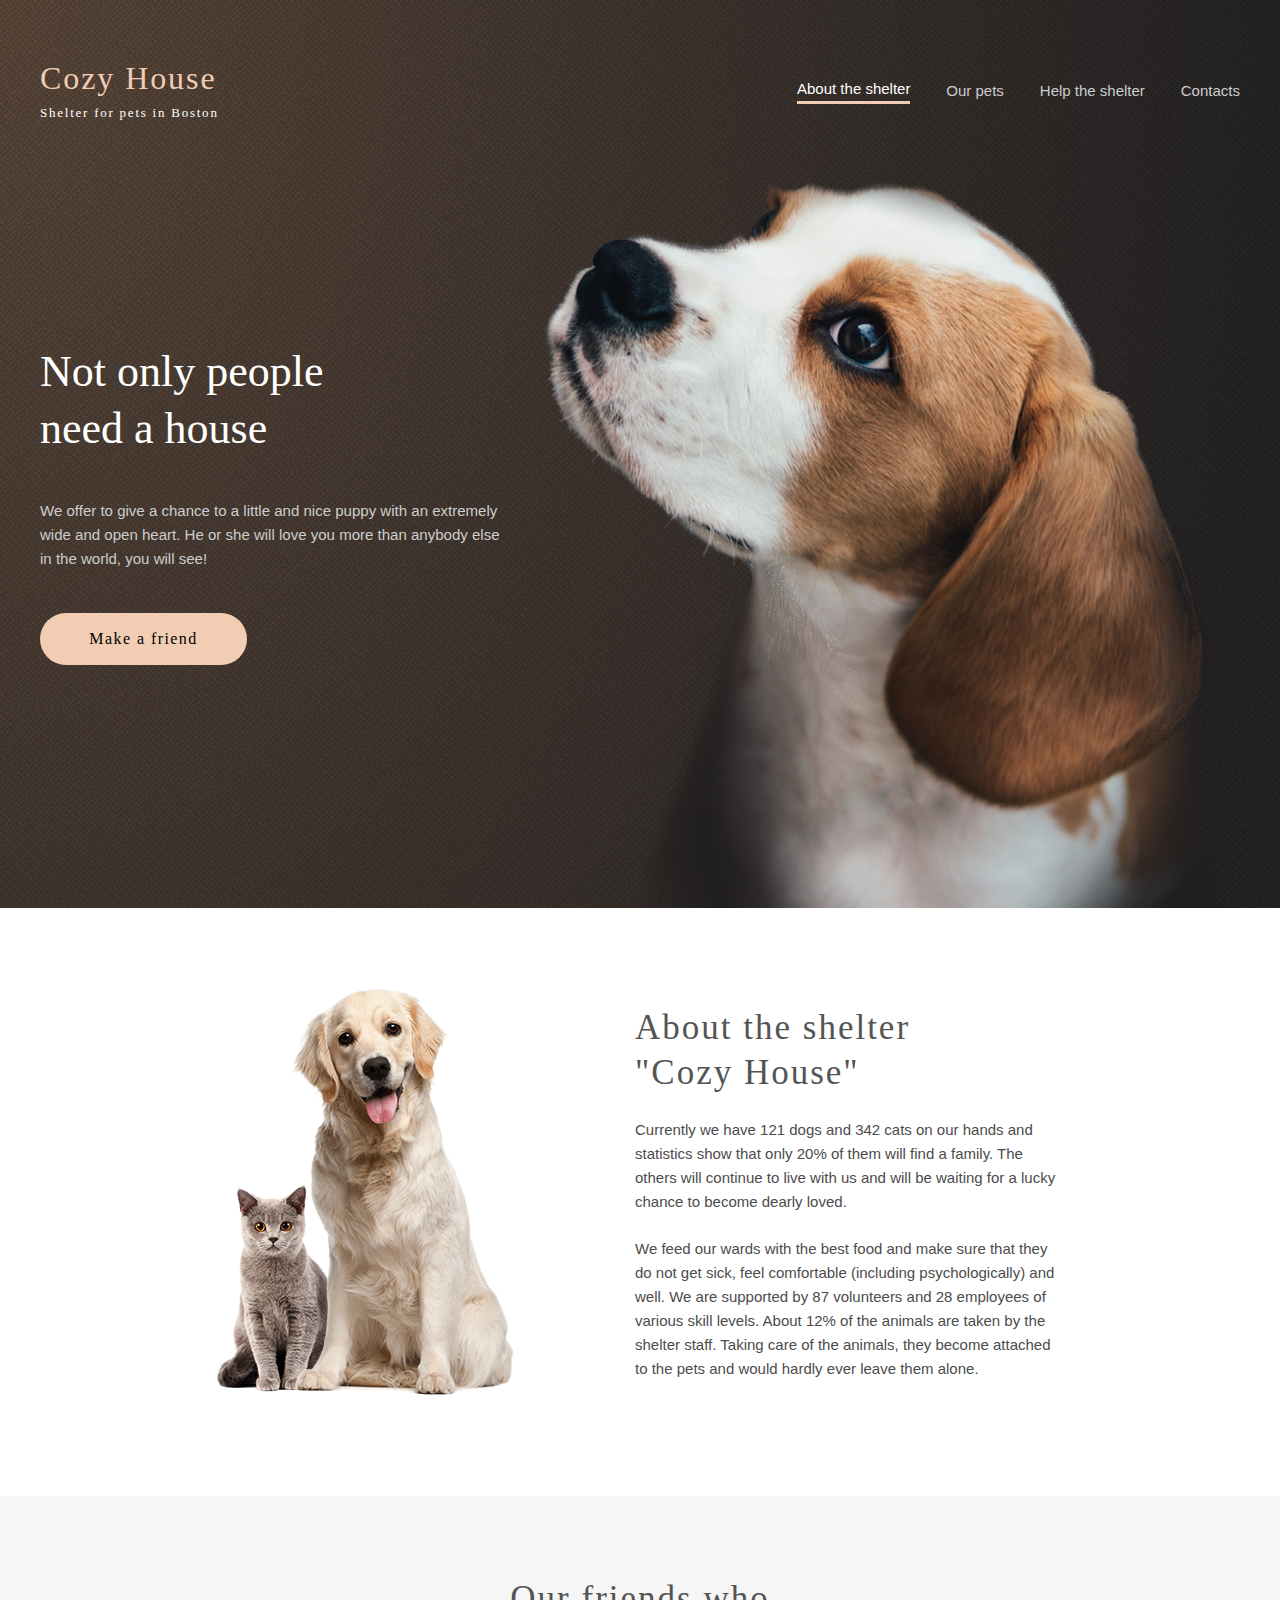
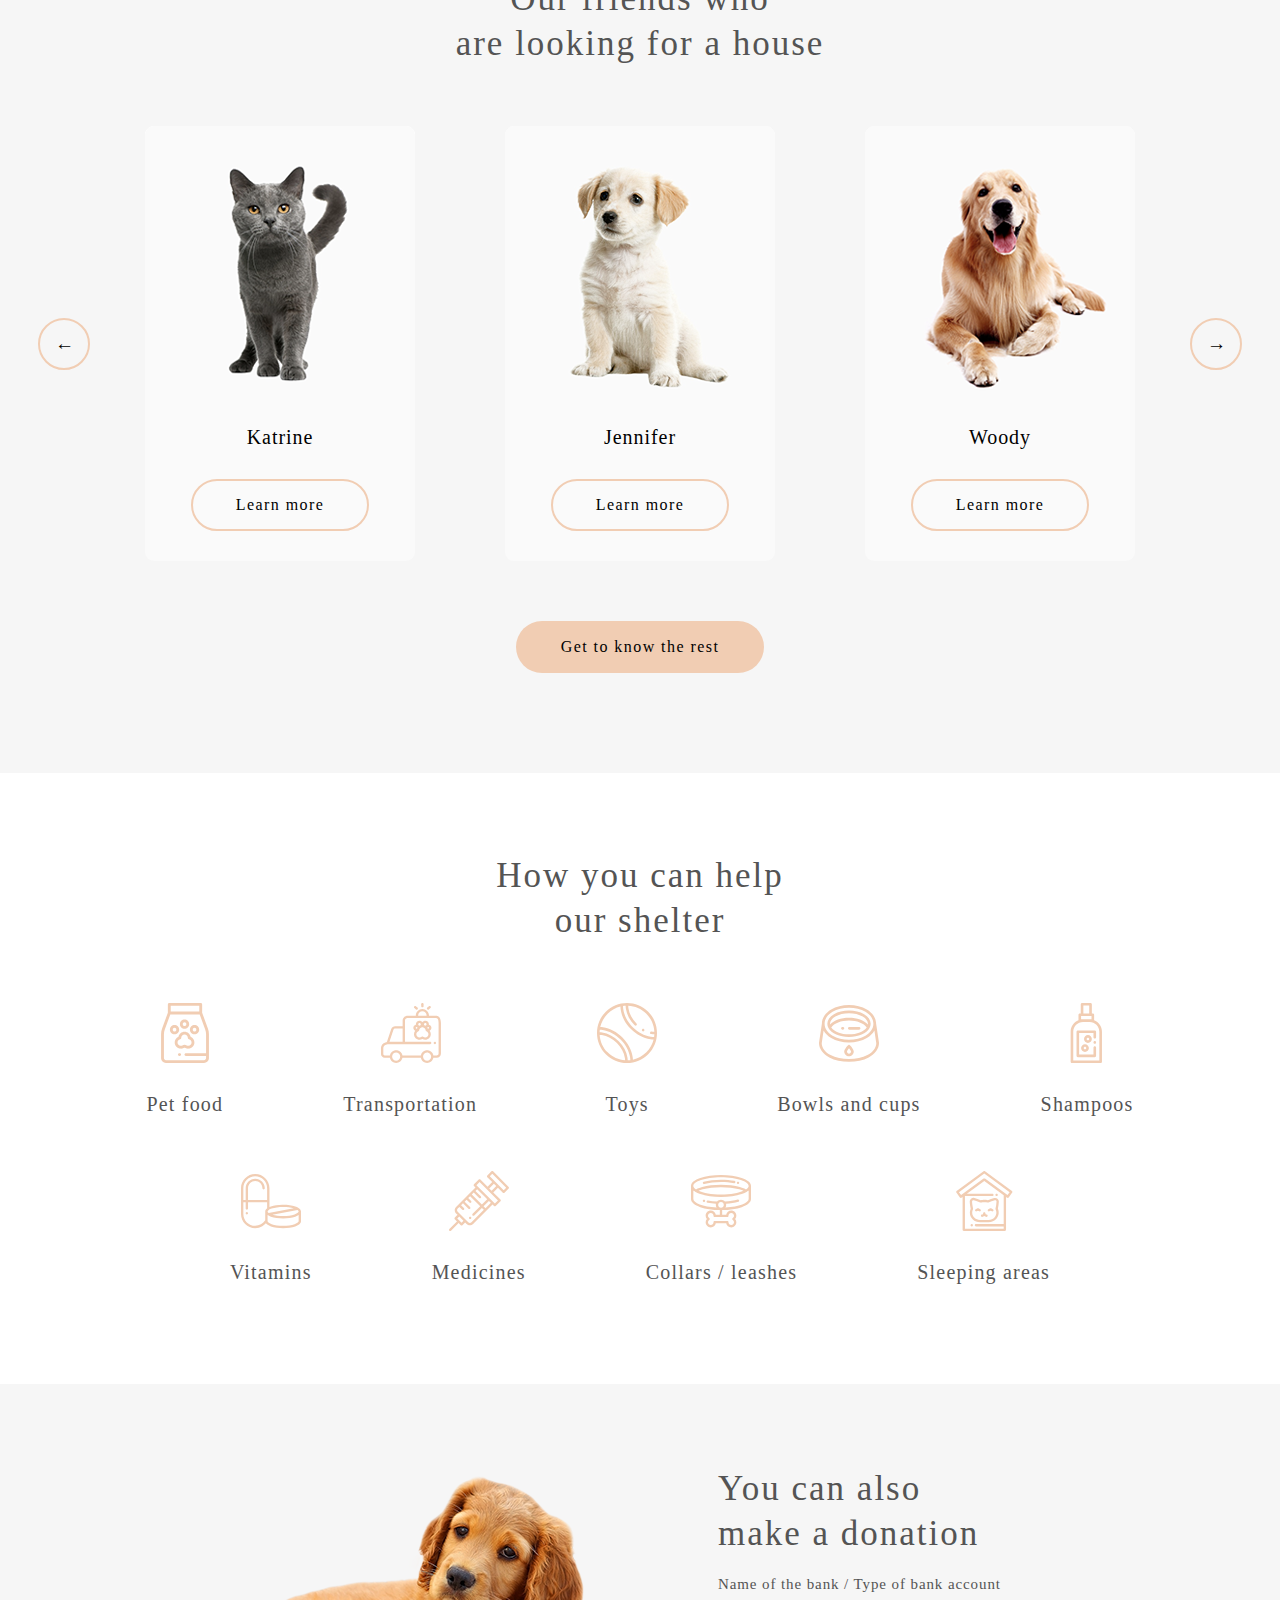
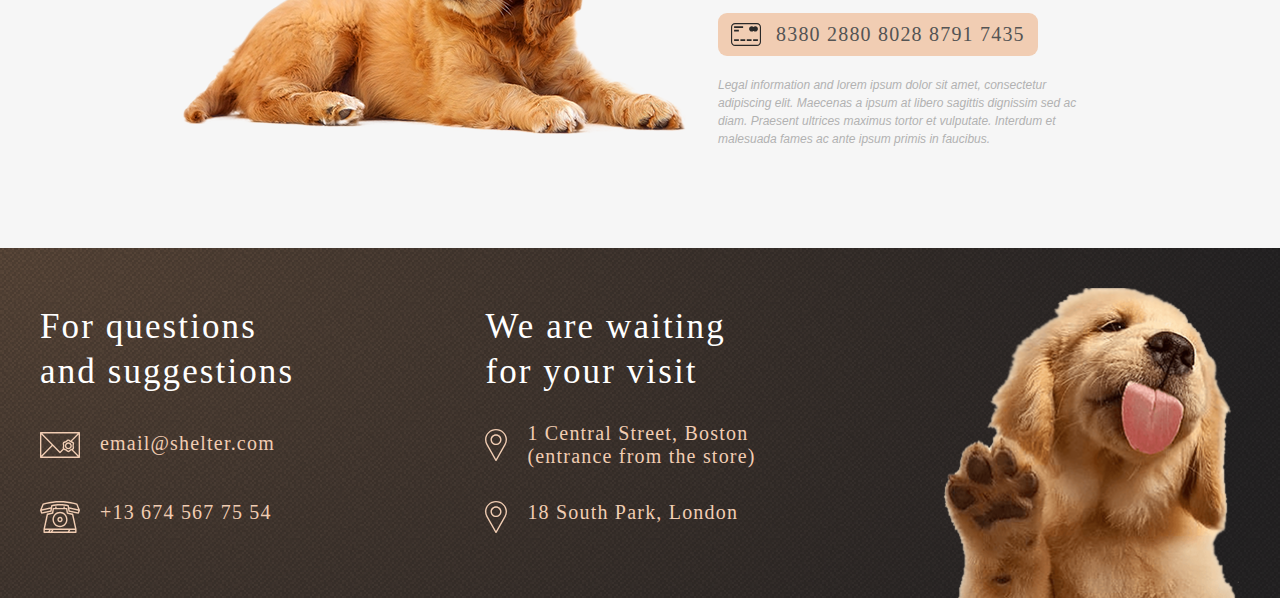
<file: pages/main/index.html>
<!DOCTYPE html>
<html lang="en">
	<head>
		<meta charset="UTF-8">
		<meta name="viewport" content="width=deivce-width, initial-scale-1.0">
		<meta http-equiv="X_UA_Compatible" content="ie-edge">
		<title>Shelter</title>
		<link href="main.css" type="text/css" rel="stylesheet" />
	</head>
	<body>
		
		<header class="header">
			<div class="wrapper">
				<div class="header__content">
					<div class="logo">
					<div class="logo__title">
						Cozy House
					</div>
					<div class="logo__subtitle">
						Shelter for pets in Boston
					</div>
					</div>
					<nav class="menu">
					<ul class="list">
						<li class="list__item">
							<a class="list__link list__link_active">About the shelter</a>
						</li>
						<li class="list__item">
							<a class=" list__link list__link_disabled">Our pets</a>
						</li>
						<li class="list__item">
							<a class="list__link list__link_disabled">Help the shelter</a>
						</li>
						<li class="list__item">
							<a class="list__link list__link_disabled">Contacts</a>
						</li>
					</ul>
					</nav>
				</div>
			</div>
		</header>
		<main>
			<div class="hero gradient_background">
				<div class="wrapper">
					<div class="hero__content">
						<div class="hero__inner">
							<h2 class="hero__title"> Not only people need a house </h2>
							<p class="hero__copy"> We offer to give a chance to a little and nice puppy with an extremely </br> wide and open heart. He or she will love you more than anybody else </br> in the world, you will see! 							</p>
							<button type="button" class="hero_button"> Make a friend </button>
						</div>
						<img  alt="puppy image" class="hero__image" src="../../assets/start-screen-puppy.png"/>
					</div>
				</div>
			</div>
			<div class="about">
				<div class="wrapper_contentblocks">
					<div class="about__content">
							<img alt="cat and dog" class="about__content_image" src="../../assets/	about-pets.png"/>
							<div class="about__copy">
								<h3 class="about__copy_title">
										About the shelter "Cozy&nbsp;House"
								</h3>
								<p class="about__copy_text">
									Currently we have 121 dogs and 342 cats on our hands and statistics show that only 20% of them will find a family. The others will continue to live with us and will be waiting for a lucky chance to become dearly loved.
								</p>
								<p class="about__copy_text">
									We feed our wards with the best food and make sure that they do not get sick, feel comfortable (including psychologically) and well. We are supported by 87 volunteers and 28 employees of various skill levels. About 12% of the animals are taken by the shelter staff. Taking care of the animals, they become attached to the pets and would hardly ever leave them alone.
								</p>
							</div>	
					</div>
				</div>
			</div>
			<div class="pets">
				<div class="wrapper_contentblocks">
					<div class="pets__content">
						<div class="pets__content_headline">
							<h3 class="pets__content_headline_h3">
								Our&nbsp;friends&nbsp;who are&nbsp;looking&nbsp;for&nbsp;a&nbsp;house
							</h3>
						</div>
						<div class="pets__content_slider">
							<button type="button" class="pets__content_slider_arrowbutton">
								&#8592;
							</button>
							<div class="pets__content_slider_card">
								<img alt="cat"  class="pets__content_slider_card_img" 
								src="../../assets/pets-katrine.png">
								<p class="pets__content_slider_card_name">
									Katrine
								</p>
								<button type="button" class="pets__content_slider_card_button">
									Learn more
								</button>
							</div>
							<div class="pets__content_slider_card">
								<img alt="cat"  class="pets__content_slider_card_img" 
									src="../../assets/pets-jennifer.png">
								<p class="pets__content_slider_card_name">
									Jennifer
								</p>
								<button type="button" class="pets__content_slider_card_button">
									Learn more
								</button>
							</div>

							<div class="pets__content_slider_card">
								<img alt="cat"  class="pets__content_slider_card_img" 
								src="../../assets/pets-woody.png">
								<p class="pets__content_slider_card_name">
									Woody
								</p>
								<button type="button" class="pets__content_slider_card_button">
									Learn more
								</button>
							</div>
							<button type="button" class="pets__content_slider_arrowbutton">
								&#8594;
							</button>
							

						</div>
						<button  type="button" class="pets__content_button">Get to know the rest</button>
					</div>
				</div>
			</div>
			<div class="help">
				<div class="wrapper_contentblocks">
					<div class="help__content">
						<div class="help__content_headline">
							<h3 class="help__content_headline_h3">
								How&nbsp;you&nbsp;can&nbsp;help our&nbsp;shelter
							</h3>
						</div>
						<div class="help__content_list">
							<ul>
								<li><img alt="icon pet-food" src="../../assets/icon-pet-food.svg"><h4>Pet food</h4></li>
								<li><img alt="icon transportation" src="../../assets/icon-transportation.svg"><h4>Transportation</h4></li>
								<li><img alt="icon toys" src="../../assets/icon-toys.svg"><h4>Toys</h4></li>
								<li><img alt="icon bowls and cups" src="../../assets/icon-bowls-and-cups.svg"><h4>Bowls and cups</h4></li>
								<li><img alt="icon shamppos" src="../../assets/icon-shampoos.svg"><h4>Shampoos</h4></li>
							</ul>
							<ul class="help__content_list_secondline">
								<li><img alt="icon vitamins" src="../../assets/icon-vitamins.svg"><h4>Vitamins</h4></li>
								<li><img alt="icon medicines" src="../../assets/icon-medicines.svg"><h4>Medicines</h4></li>
								<li><img alt="icon Collars/leashes" src="../../assets/icon-collars-leashes.svg"><h4>Collars / leashes</h4></li>
								<li><img alt="icon sleeping area" src="../../assets/icon-sleeping-area.svg"><h4>Sleeping areas</h4></li>
							</ul>
						</div>


					</div>
				</div>
			</div>
			<div class="donation">
				<div class="wrapper_contentblocks">
					<div class="donation__content">
						<img alt="dog" src="../../assets/donation-dog.png">
						<div class="donation__content_information">
							<h3 class="donation__content_information_headline_h3">You&nbsp;can&nbsp;also make&nbsp;a&nbsp;donation</h3>
							<h5 class="donation__content_information_subheader">Name of the bank / Type of bank account</h5>
							<button><img alt="credit card" src="../../assets/credit-card.svg"><span>8380 2880 8028 8791 7435</span></button>
							<p>Legal information and lorem ipsum dolor sit amet, consectetur adipiscing elit. Maecenas a ipsum at libero sagittis dignissim sed ac diam. Praesent ultrices maximus tortor et vulputate. Interdum et malesuada fames ac ante ipsum primis in faucibus.</p>
						</div>
					</div>
				</div>
			</div>
		</main>
					<footer class="footer gradient_background">
				<div class="wrapper">
					<div class="footer__content">
						<div class="footer__content_info">
							<h3>For&nbsp;questions and&nbsp;suggestions</h3> 
							<a href="#"><img alt="#" src="../../assets/mail.svg"><h4>email@shelter.com</h4></a>
							<a href="#"><img alt="#" src="../../assets/phone.svg"><h4>+13 674 567 75 54</h4></a>
						</div>
						<div class="footer__content_info">
							<h3>We&nbsp;are&nbsp;waiting for&nbsp;your&nbsp;visit</h3> 
							<a href="#"><img alt="#" src="../../assets/pin.svg"><h4>1 Central Street, Boston (entrance&nbsp;from&nbsp;the&nbsp;store)</h4></a>
							<a href="#"><img alt="#" src="../../assets/pin.svg"><h4>18 South Park, London</h4></a>
						</div>
						<img class="footer__content_image" alt="puppy" src="../../assets/footer-puppy.png">
					</div>
				</div>
			</footer>
	</body>
</html>
</file>
<file: pages/main/main.css>
:root{

	--color-primary:#F1CDB3;
	--color-light-s:#FAFAFA;
	--color-light-l:#F6F6F6;
	--color-light-xl:#FFFFFF;
	--color-dark-s:#CDCDCD;
	--color-dark-m:#B2B2B2;
	--color-dark-l:#545454;
	--color-dark-xl:#4C4C4C;
	--color-dark-2xl:#444444;
	--color-dark-3xl:#292929;
	--color-primary-light:#FDDCC4;
}

*{
	margin:0;
	padding:0;
	-webkit-box-sizing:border-box;
	-moz-box-sizing:border-box;
	-o-box-sizing:border-box;
	box-sizing:border-box;
}

body{
	position:relative;
	margin:0;
}

.wrapper{
	margin:0 auto;
	max-width:1280px;
	padding:0 40px;
	
}

.wrapper_contentblocks{
	margin:0 auto;
	max-width:1280px;
	padding:0 40px;
	padding:80px 40px 100px 40px;

}

.header__content{
	display:flex;
	justify-content:space-between;
}

.header{
	width:100%;
	position: absolute;
	top:3.80rem;
}

.logo{
	display:flex;
	flex-direction: column;
}

.logo__title{
	color: var(--color-primary);
	font-family: Georgia;
	font-size:2rem;
	letter-spacing:0.12rem;
	line-height: 110%;

}

.logo__subtitle{
	margin-top:10px;
	color:var(--color-light-xl);
	font-size:0.8125rem;
	letter-spacing: 0.11rem;
	line-height:110%;
	text-align: center;
}

.menu{
	display:flex;
	width:443px;
}

.list{
	display:flex;
	justify-content:space-between;
	width:100%;
	list-style-type:none;
}

.list__link{
	color:var(--color-light-xl);
	font-family: Arial;
	font-size:0.9375rem;
	line-height: 160%;

}

.list__link_disabled{
	color:var(--color-dark-s);
}

.list__link_active{
	border-bottom: solid 3px  var(--color-primary);
}

.list__item{
	display:flex;
	align-items: center;
}

main{
	display:flex;
	flex-flow: column;
	width:100%;
}

.hero{
	
	padding-top:180px;
	
}

.gradient_background{
	background: url(../../assets/noise_transparent@2x.png), radial-gradient(100% 215.42% at 0% 0%, #5B483A 0%, #262425 100%), #211F20;
}

.hero__content{
	display:flex;
	flex-flow: row;

}


.hero__inner{
	margin-right:42px;
	display:flex;
	flex-direction:column;
	justify-content: center;
	padding-bottom: 80px
}

.hero__title{
	font-weight: 400;
	font-size:2.75rem;
	font-family: Georgia;
	color:var(--color-light-xl);
	line-height:130%;
	max-width: 19.375rem;
}

.hero__copy{
	margin-top:2.625rem;
	color:var(--color-dark-s);
	line-height: 160%;
	font-family:Arial;
	font-weight:400;
	font-size:0.94rem;

}

.hero_button{
	max-width: 207px;
	border-radius: 100px;
	border:none;
	background-color: var(--color-primary);
	padding:17px 45px;
	margin-top: 42px;
	font-size:1rem;
	font-family:Georgia;
	letter-spacing:0.09rem;

}


.about__content{
	display:flex;
	flex-direction:row;
	justify-content: center;
}


.about__copy_title{
	font-family: Georgia;
	font-size: 2.1875rem;
	font-weight: 400;
	line-height: 45px;
	letter-spacing: 0.125rem;
	color:var(--color-dark-l);
}

.about__copy_text{
	font-family: Arial;
	font-size: 15px;
	line-height: 24px;
	font-weight: 400;
	color:var(--color-dark-xl);
	margin-top: 23px;
}

.about__content_image{
	width:300px;
	height:408px;
	margin-right:120px;

}

.about__copy{
	width:430px;
	height:380px;
	margin-top: 17px;
}

.pets, .donation{
	background-color:var(--color-light-l);
}
.pets__content{
	display:flex;
	flex-direction: column;
	align-items: center;
	
}

.pets__content_slider{
	display: flex;
	flex-direction: row;
	justify-content: space-between;
	margin:60px 0;
	align-items: center;
	height:435px;
}

.pets__content_headline_h3{
	font-family: Georgia;
	font-style: 400;
	font-weight: 400;
	font-size: 35px;
	line-height: 45px;
	letter-spacing: 0.125rem;
	color:var(--color-dark-l);
	text-align: center;
}

.pets__content_headline{
	width:400px;
}

.pets__content_slider_card{
	height:435px;
	width:270px;
	border-radius:9px;
	background-color:var(--color-light-s);
	display: flex;
	flex-direction: column;
	justify-content: flex-start;
	align-items: center;
	margin:0 45px;
}

.pets__content_slider_card_name{
	font-family: Georgia;
	font-style: normal;
	font-weight: normal;
	font-size: 20px;
	line-height: 23px;
	letter-spacing: 0.06rem;
	color:var(---color-dark-l);
}

.pets__content_slider_card_img{
	margin-bottom:30px;
}

.pets__content_slider_card_button{
	margin:30px 0;
	max-width: 187px;
	border-radius: 100px;
	border:2px solid;
	background-color: var(--color-light-s);
	border-color: var(--color-primary);
	padding:15px 43px;
	font-size:1rem;
	font-family:Georgia;
	letter-spacing:0.09rem;
	box-sizing: border-box;

}

.pets__content_slider_arrowbutton{
	max-width: 52px;
	border-radius: 100px;
	border:2px solid;
	background-color: var(--color-light-l);
	border-color: var(--color-primary);
	padding:13px 15px;
	font-size:1.2rem;
	font-family:Georgia;
	font-weight: 500;
	letter-spacing:0.09rem;
	box-sizing: border-box;
	margin:10px;
}

.pets__content_button{
	border-radius: 100px;
	border:none;
	background-color: var(--color-primary);
	padding:17px 45px;
	font-size:1rem;
	font-family:Georgia;
	letter-spacing:0.09rem;
	box-sizing: border-box;
}

.help__content{
	display:flex;
	flex-direction: column;
	align-items: center;
	
}

.help__content_headline{
	width:400px;
}


.help__content_headline_h3{
	font-family: Georgia;
	font-style: 400;
	font-weight: 400;
	font-size: 35px;
	line-height: 45px;
	letter-spacing: 0.125rem;
	color:var(--color-dark-l);
	text-align: center;
}

.help__content_list{
	display:flex;
	flex-direction: column;
	align-items: center;
	margin-top:60px;
}

.help__content_list ul{
	display:flex;
	flex-direction: row;
	justify-content: center;
	list-style: none;
}

.help__content_list ul li{
	display:flex;
	flex-direction: column;
	align-items: center;
	margin:0 60px;
}

.help__content_list h4{
font-family: Georgia;
font-style: 400;
font-weight: 400;
font-size: 20px;
line-height: 115%;
text-align: center;
letter-spacing: 0.06em;
color:var(--color-dark-l);
margin-top:30px;
}

.help__content_list_secondline{
	margin-top: 55px;
}

.donation__content{
	display:flex;
	flex-direction: row;
	justify-content: center;
	align-items: center;
	padding:0 143px;
}

.donation__content_information{
	align-self: center;
	margin-top:2px;
	margin-left:30px;
}

.donation__content img{
	align-self: center;
}

.donation__content_information_headline_h3{
	font-family: Georgia;
	font-style: 400;
	font-weight: 400;
	font-size: 35px;
	line-height: 45px;
	letter-spacing: 0.125rem;
	color:var(--color-dark-l);
	margin-bottom: 20px;
}

.donation__content_information_subheader{
	font-family: Georgia;
	font-style: 400;
	font-weight: 400;
	font-size: 15px;
	line-height: 110%;
	letter-spacing: 0.06em;
	color:var(--color-dark-l);
	margin-bottom: 20px;
}

.donation__content_information button{
	padding: 10px 13px;
	border-radius: 9px;
	background-color:var(--color-primary);
	font-family: Georgia;
	font-style: 400;
	font-weight: 400;
	font-size: 20px;
	line-height: 23px;
	align-items: center;
	letter-spacing: 0.06em;
	border:none;
	color:var(--color-dark-l);
	margin-bottom: 20px;
	display:flex;
}

.donation__content_information button img{
	margin-right:15px;
}

.donation__content_information p{
	font-family: Arial;
	font-style: italic;
	font-weight: 400;
	font-size: 12px;
	line-height: 18px;
	color:var(--color-dark-m);
}

.footer{
	width:100%;
	padding-top:40px;
}

.footer__content{
	display: flex;
	flex-direction: row;
	justify-content: space-between;

}

.footer__content_info{
	display:flex;
	flex-direction: column;
	align-items: baseline;
	margin:16px 160px 60px 0;
	justify-content: space-between;

}

.footer__content_info h3{
	font-family: Georgia;
	font-style: normal;
	font-weight: normal;
	font-size: 35px;
	line-height: 45px;
	letter-spacing: 0.06em;
	color:var(--color-light-xl);
	/*margin-bottom: 19px;*/
}

.footer__content_info a{
	text-decoration: none;
	display:flex;
	flex-direction: row;
	margin-bottom: 5px;

}

.footer__content_info a h4{
	font-family: Georgia;
	font-style: 400;
	font-weight: 400;
	font-size: 20px;
	line-height: 23px;
	letter-spacing: 0.06em;
	color:var(--color-primary);
}

.footer__content_info a img{
	margin-right:20px;
}
</file>
